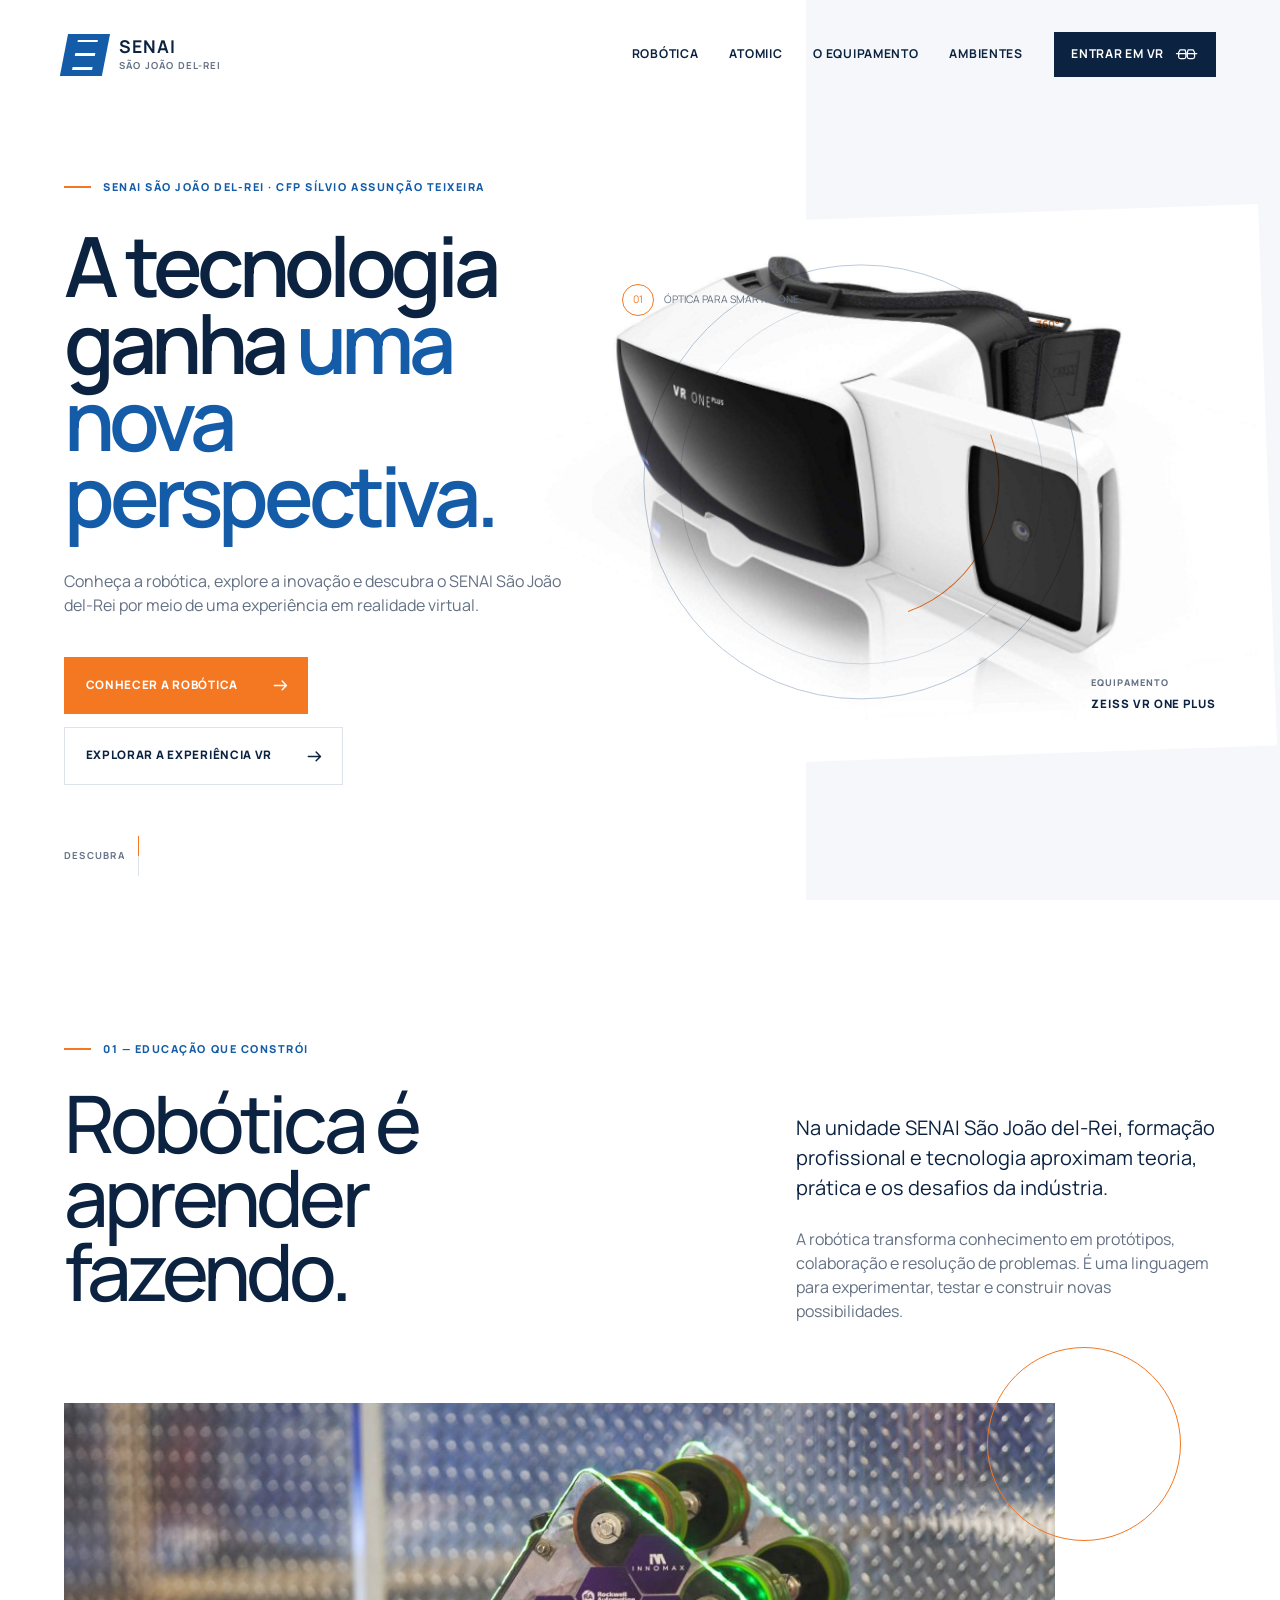
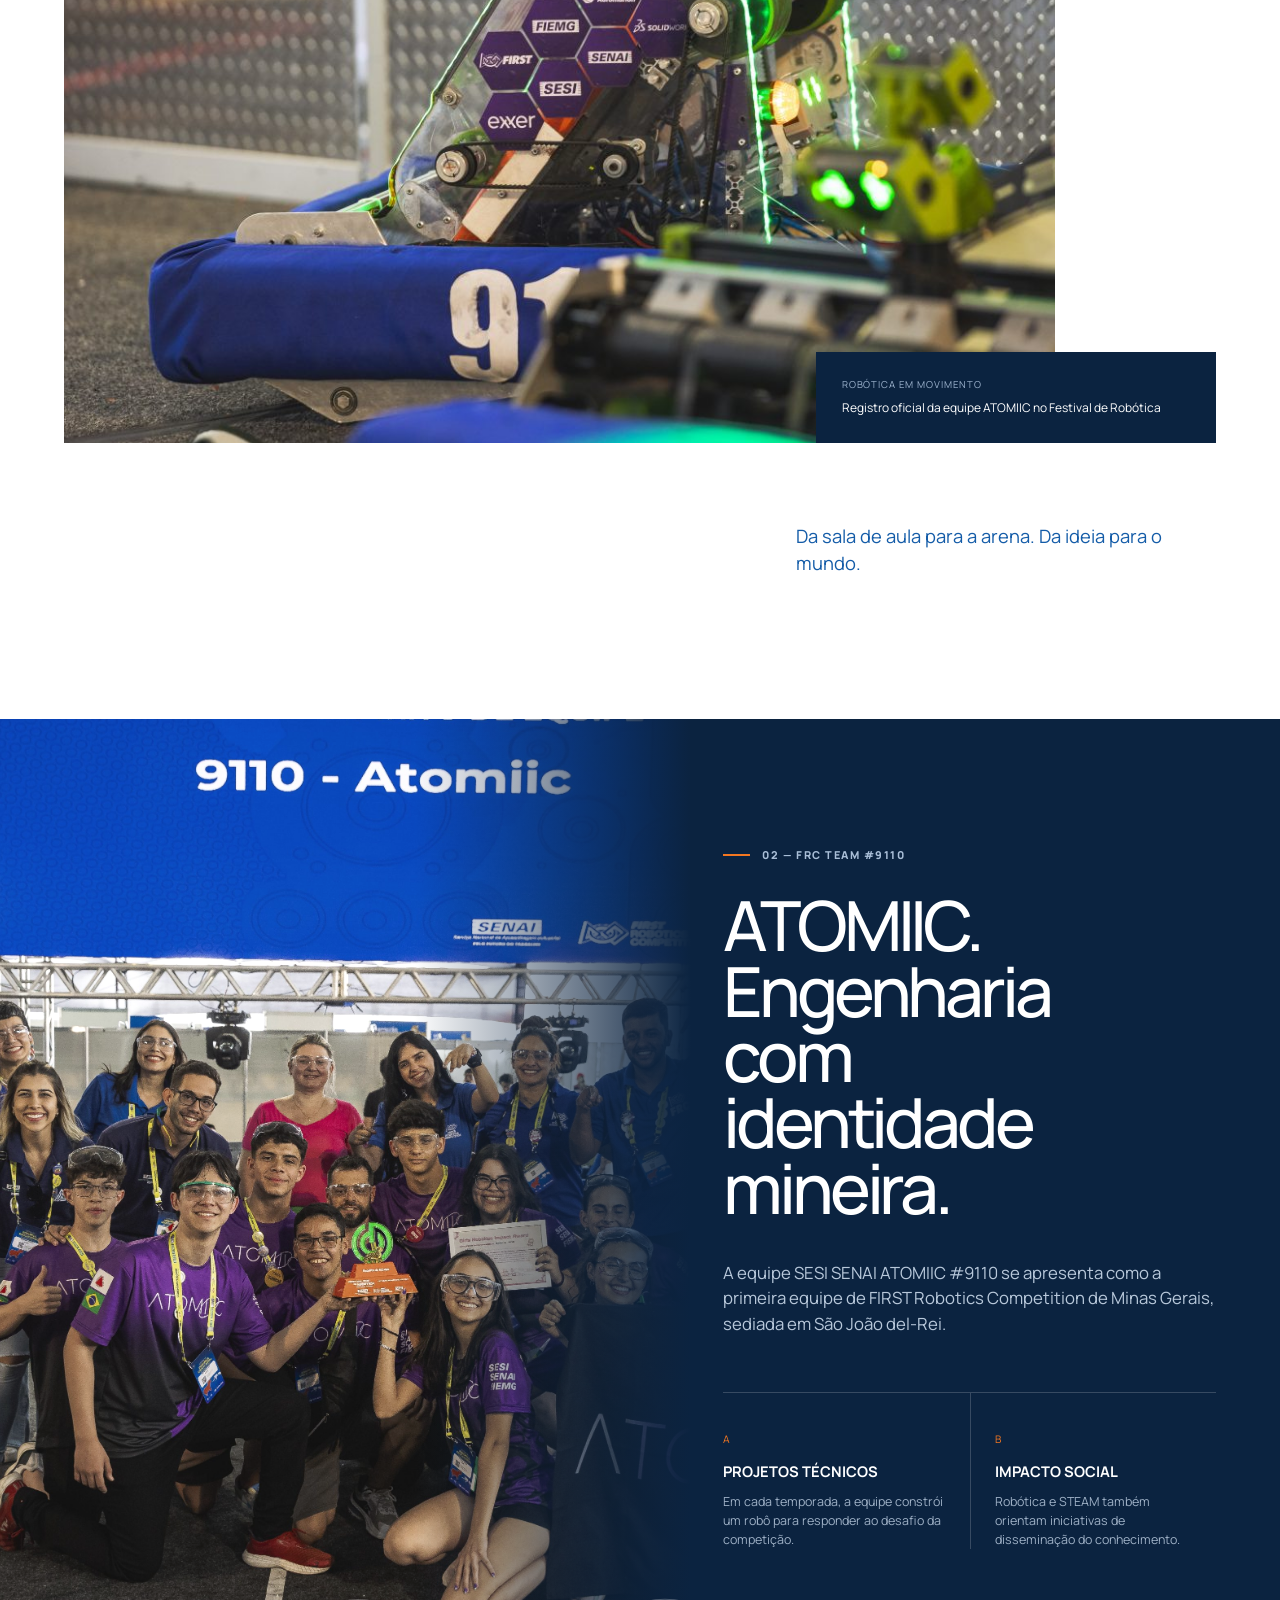
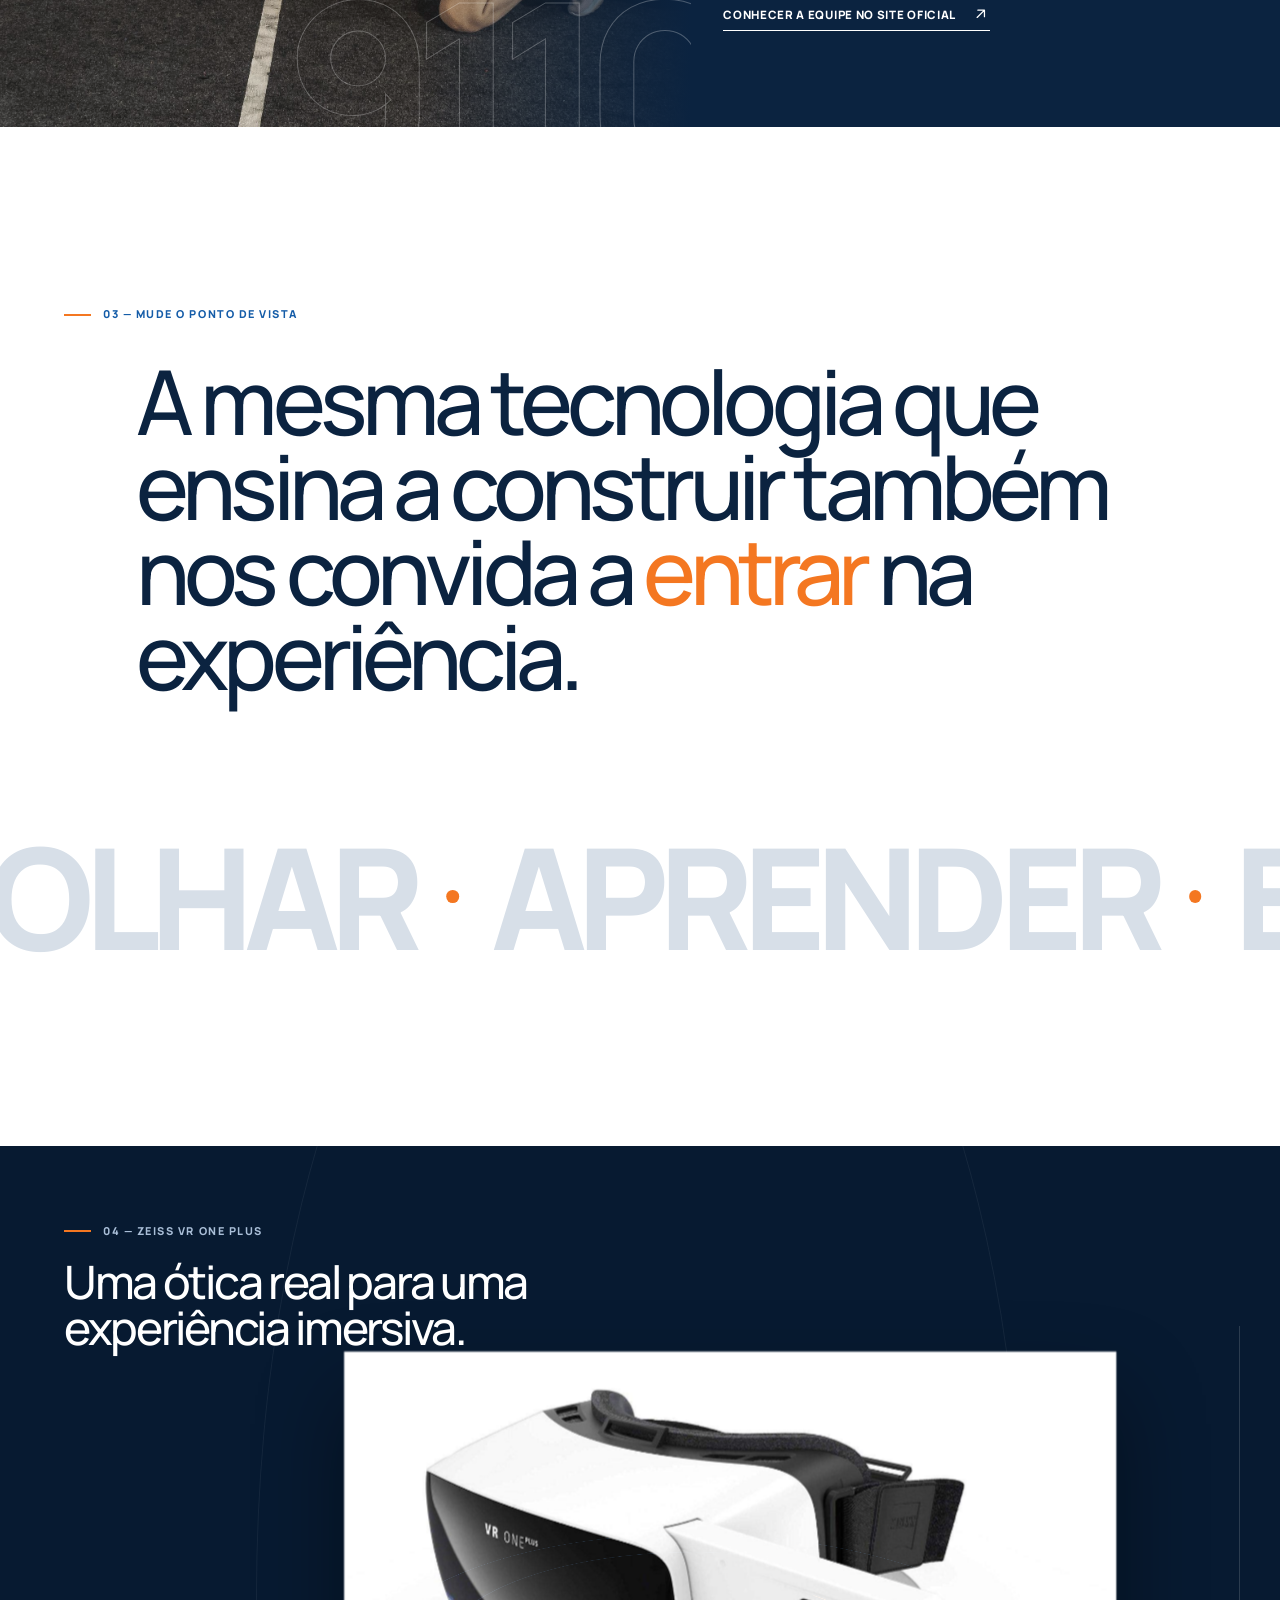
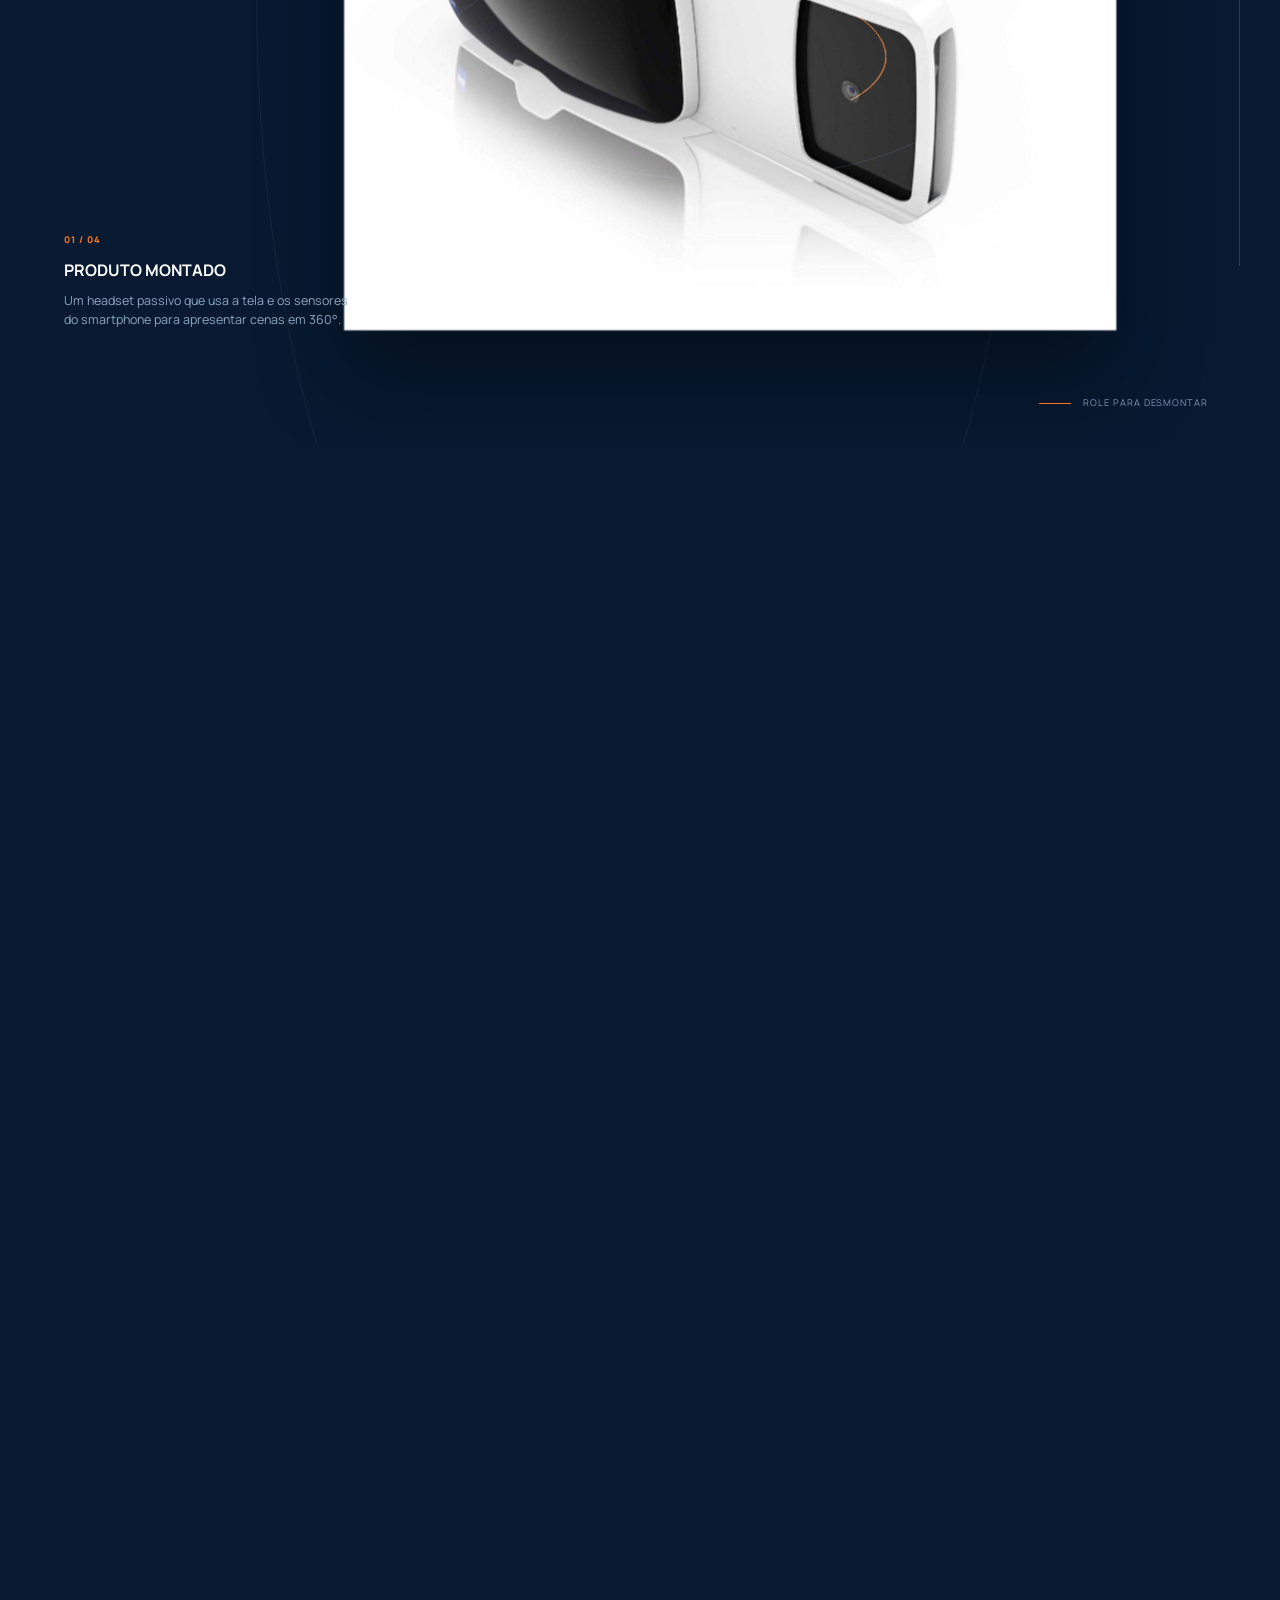
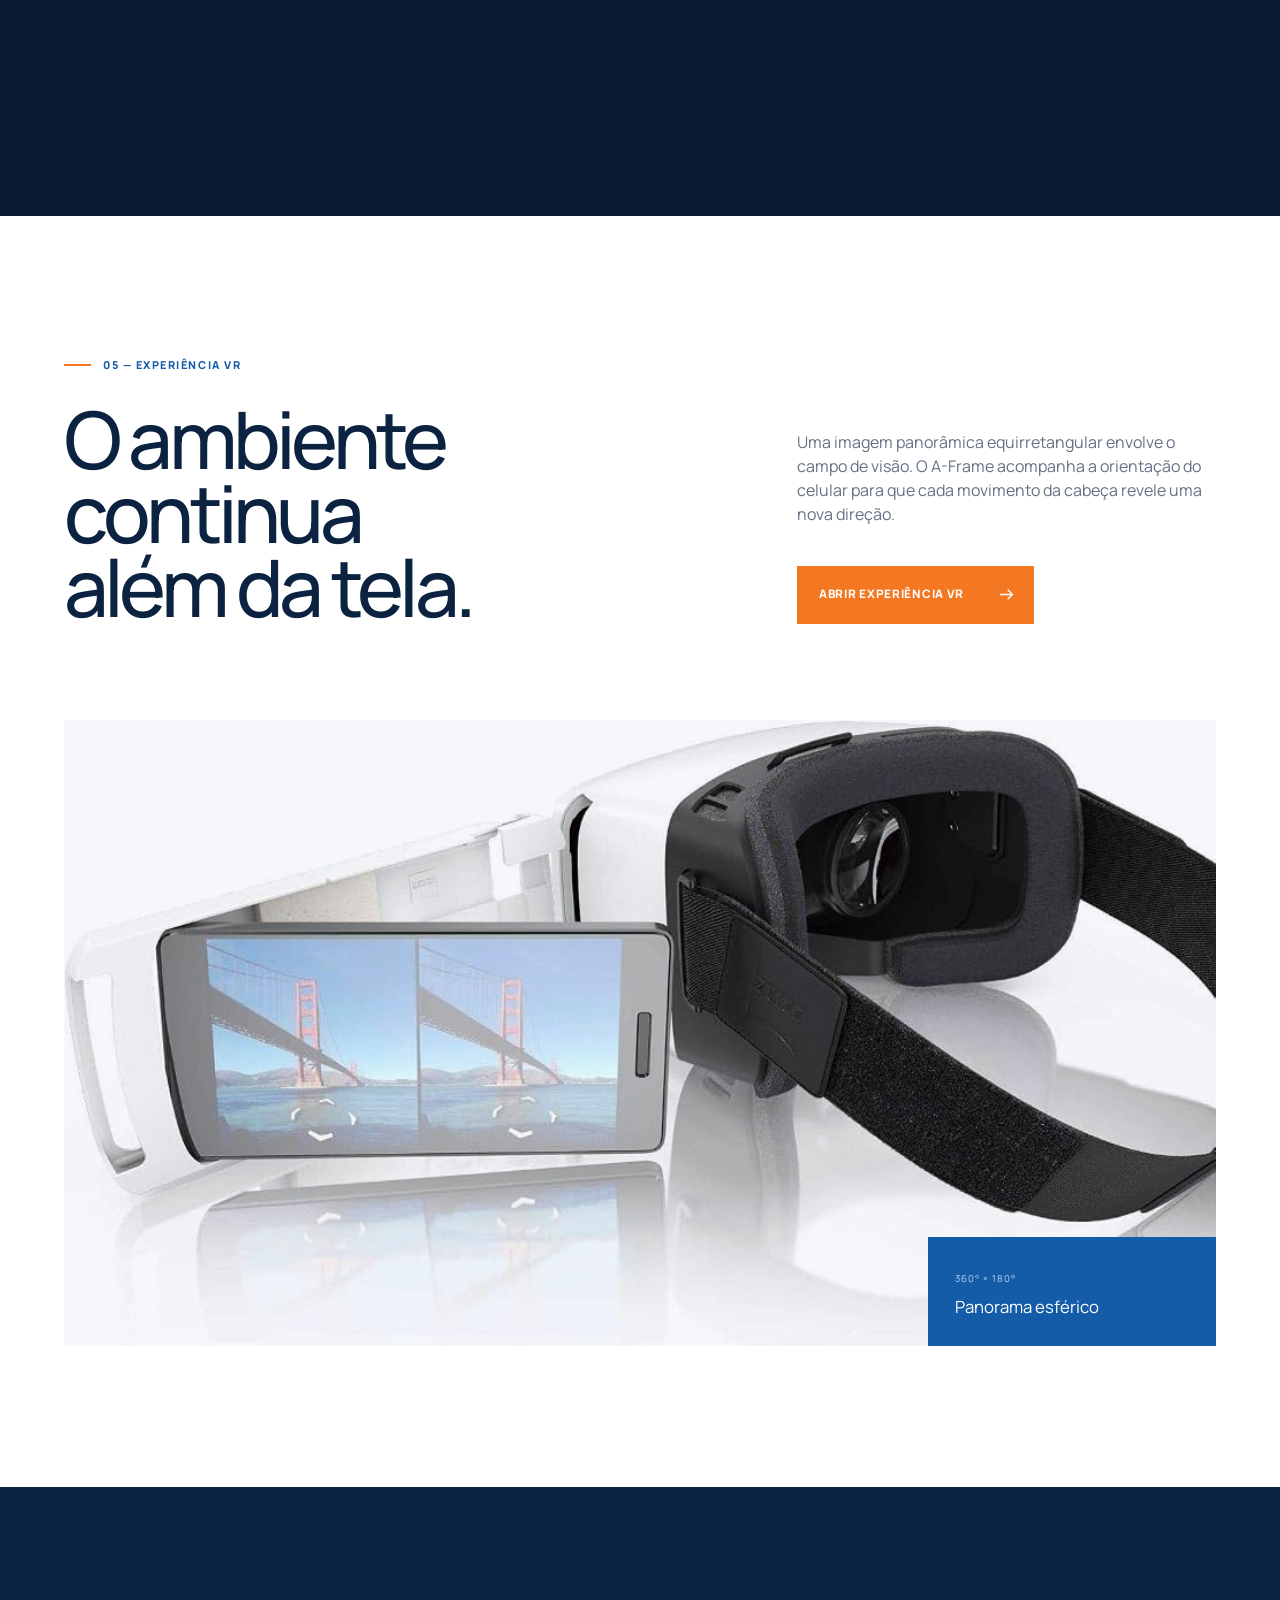
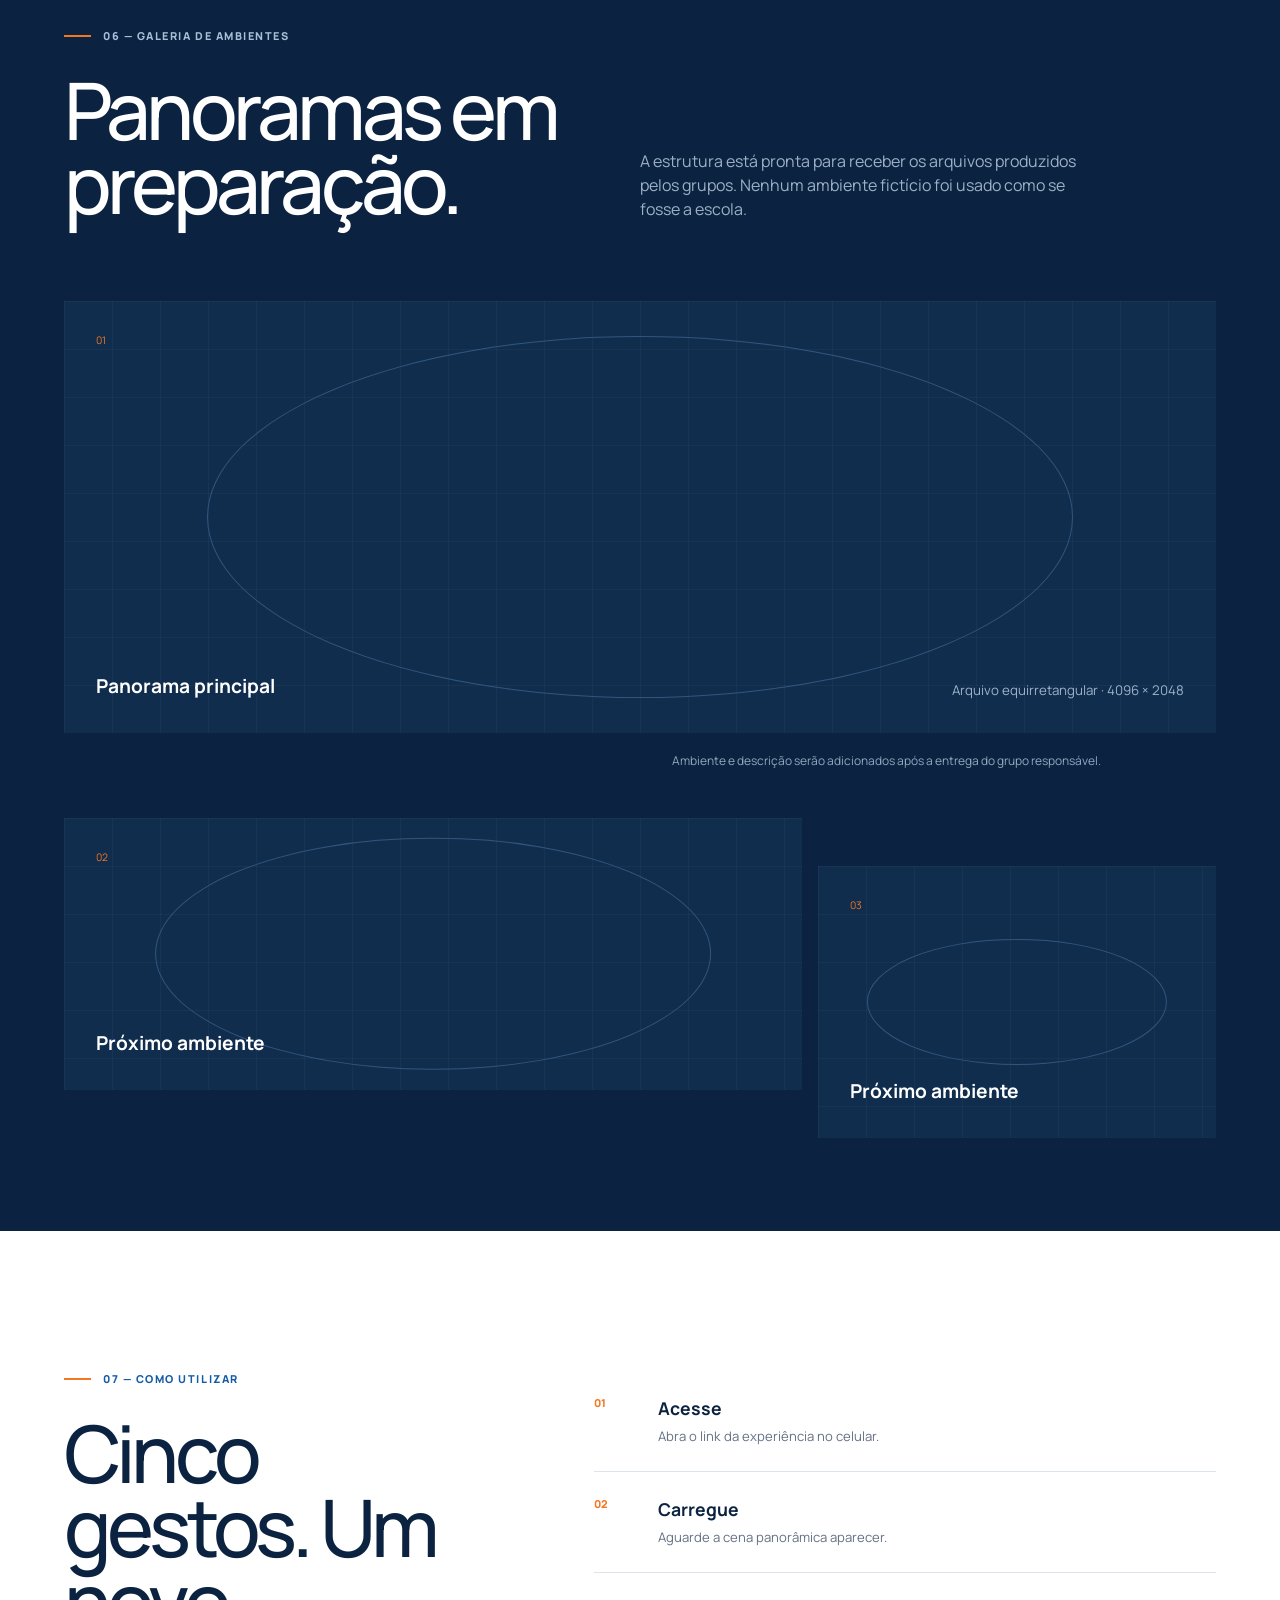
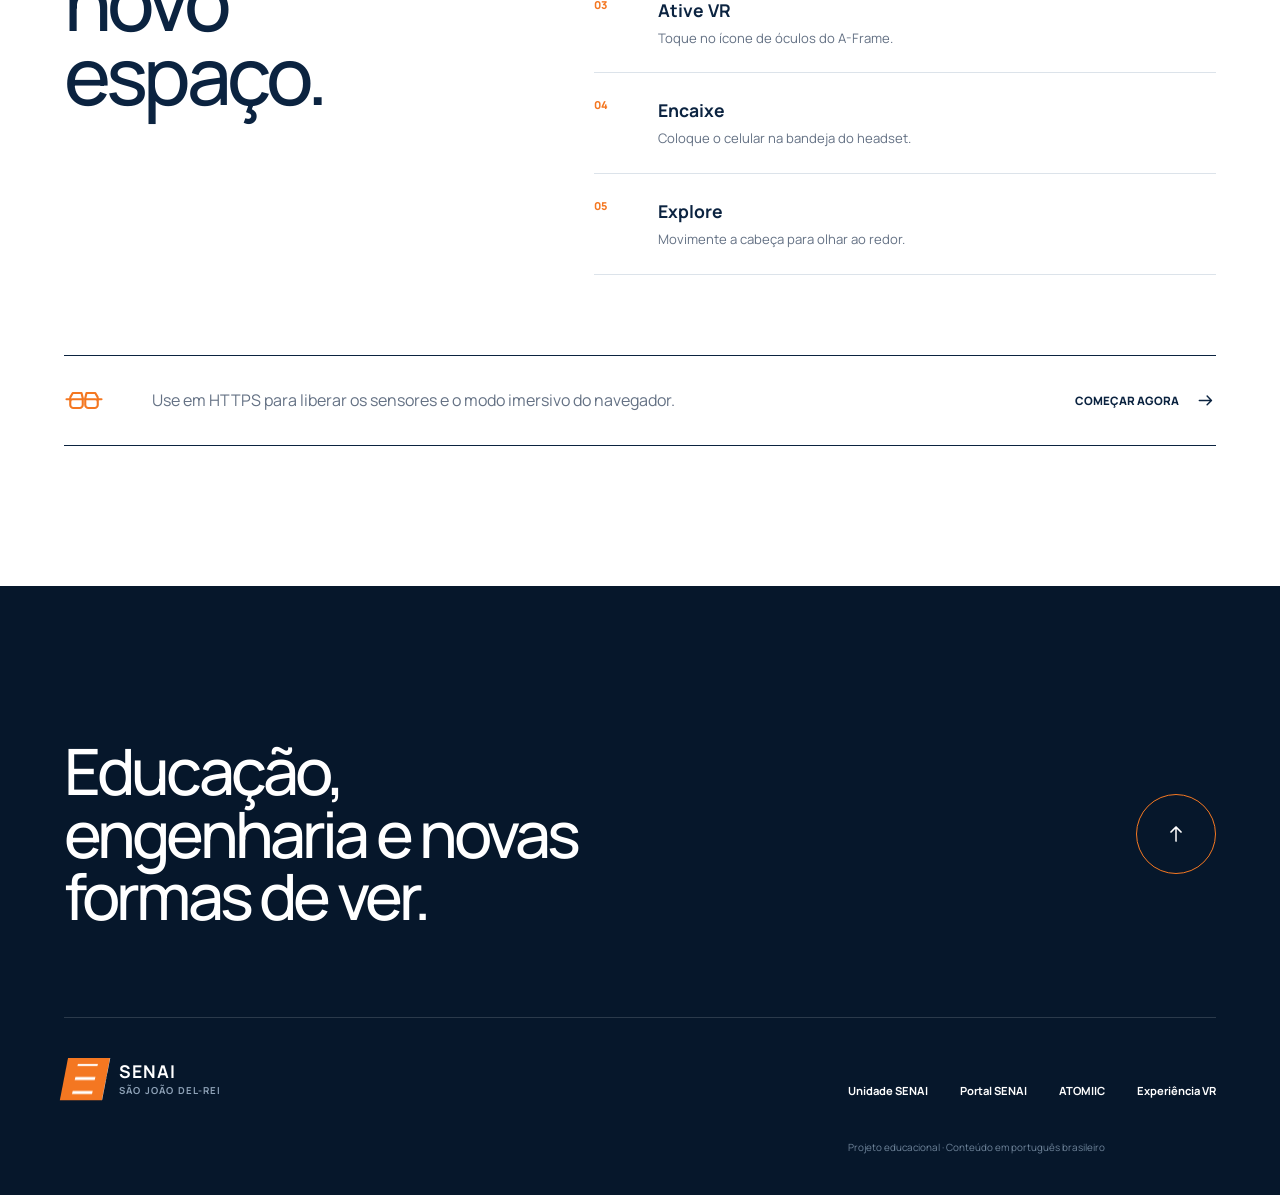
<file: index.html>
<!doctype html>
<html lang="pt-BR">
<head>
  <meta charset="UTF-8">
  <meta name="viewport" content="width=device-width, initial-scale=1.0">
  <meta name="description" content="Portal de robótica, ATOMIIC e realidade virtual do SENAI São João del-Rei.">
  <meta name="theme-color" content="#0B2340">
  <link rel="icon" href="favicon.svg" type="image/svg+xml">
  <link rel="stylesheet" href="style.css">
  <title>Tecnologia em nova perspectiva | SENAI São João del-Rei</title>
</head>
<body>
  <a class="skip-link" href="#conteudo">Ir para o conteúdo</a>

  <header class="site-header">
    <a class="brand" href="#inicio" aria-label="SENAI São João del-Rei — início">
      <span class="brand__mark" aria-hidden="true"><i></i><i></i><i></i></span>
      <span><strong>SENAI</strong><small>São João del-Rei</small></span>
    </a>
    <button class="menu-toggle" type="button" aria-expanded="false" aria-controls="main-navigation">
      <span>Menu</span><i></i>
    </button>
    <nav id="main-navigation" aria-label="Navegação principal">
      <a href="#robotica">Robótica</a>
      <a href="#atomiic">ATOMIIC</a>
      <a href="#zeiss">O equipamento</a>
      <a href="#ambientes">Ambientes</a>
      <a class="nav-vr" href="visao.html">Entrar em VR
        <svg aria-hidden="true" viewBox="0 0 32 20"><path d="M2 9h3m22 0h3M5 7.5 7 4h7l1.2 5M27 7.5 25 4h-7l-1.2 5M5 8v5.5A2.5 2.5 0 0 0 7.5 16h5a2.5 2.5 0 0 0 2.5-2.5V9H7a2 2 0 0 0-2 2m22-3v5.5a2.5 2.5 0 0 1-2.5 2.5h-5a2.5 2.5 0 0 1-2.5-2.5V9h8a2 2 0 0 1 2 2"/></svg>
      </a>
    </nav>
  </header>

  <main id="conteudo">
    <section id="inicio" class="hero">
      <div class="hero__grid">
        <div class="hero__copy">
          <p class="eyebrow">SENAI São João del-Rei · CFP Sílvio Assunção Teixeira</p>
          <h1>A tecnologia ganha <em>uma nova perspectiva.</em></h1>
          <p class="hero__intro">Conheça a robótica, explore a inovação e descubra o SENAI São João del-Rei por meio de uma experiência em realidade virtual.</p>
          <div class="hero__actions">
            <a class="button" href="#robotica"><span>Conhecer a Robótica</span><svg aria-hidden="true" viewBox="0 0 24 24"><path d="M5 12h14m-5-5 5 5-5 5"/></svg></a>
            <a class="button button--secondary" href="#zeiss"><span>Explorar a experiência VR</span><svg aria-hidden="true" viewBox="0 0 24 24"><path d="M5 12h14m-5-5 5 5-5 5"/></svg></a>
          </div>
        </div>
        <div class="hero__product">
          <div class="hero__halo" aria-hidden="true"><span>360°</span></div>
          <img src="assets/zeiss-perspective.png" alt="ZEISS VR ONE Plus, equipamento usado na experiência">
          <p class="hero__caption"><span>Equipamento</span>ZEISS VR ONE Plus</p>
          <div class="hero__spec"><span>01</span><p>Óptica para smartphone</p></div>
        </div>
      </div>
      <a class="hero__scroll" href="#robotica" aria-label="Ir para a próxima seção"><span>Descubra</span><i></i></a>
    </section>

    <section id="robotica" class="robotics section">
      <div class="robotics__lead"><p class="eyebrow">01 — Educação que constrói</p><h2>Robótica é aprender fazendo.</h2></div>
      <div class="robotics__text">
        <p class="lead">Na unidade SENAI São João del-Rei, formação profissional e tecnologia aproximam teoria, prática e os desafios da indústria.</p>
        <p>A robótica transforma conhecimento em protótipos, colaboração e resolução de problemas. É uma linguagem para experimentar, testar e construir novas possibilidades.</p>
      </div>
      <figure class="robotics__image">
        <img src="assets/atomiic-festival.jpg" alt="Competição de robótica com arena, robôs e participantes">
        <figcaption><span>Robótica em movimento</span>Registro oficial da equipe ATOMIIC no Festival de Robótica</figcaption>
      </figure>
      <p class="robotics__aside">Da sala de aula para a arena. Da ideia para o mundo.</p>
    </section>

    <section id="atomiic" class="atomiic">
      <div class="atomiic__media"><img src="assets/atomiic-team.jpg" alt="Equipe ATOMIIC reunida em evento de robótica"><div class="atomiic__monogram" aria-hidden="true">9110</div></div>
      <div class="atomiic__content">
        <p class="eyebrow eyebrow--light">02 — FRC Team #9110</p>
        <h2>ATOMIIC. Engenharia com identidade mineira.</h2>
        <p class="atomiic__intro">A equipe SESI SENAI ATOMIIC #9110 se apresenta como a primeira equipe de FIRST Robotics Competition de Minas Gerais, sediada em São João del-Rei.</p>
        <div class="atomiic__notes">
          <article><span>A</span><h3>Projetos técnicos</h3><p>Em cada temporada, a equipe constrói um robô para responder ao desafio da competição.</p></article>
          <article><span>B</span><h3>Impacto social</h3><p>Robótica e STEAM também orientam iniciativas de disseminação do conhecimento.</p></article>
        </div>
        <a class="text-link text-link--light" href="https://atomiic.com.br/" target="_blank" rel="noreferrer">Conhecer a equipe no site oficial <svg aria-hidden="true" viewBox="0 0 24 24"><path d="M7 17 17 7M8 7h9v9"/></svg></a>
      </div>
    </section>

    <section class="transition-statement" aria-label="Transição para realidade virtual">
      <p class="eyebrow">03 — Mude o ponto de vista</p>
      <p class="statement">A mesma tecnologia que ensina a construir também nos convida a <em>entrar</em> na experiência.</p>
      <div class="statement-track" aria-hidden="true"><span>OLHAR</span><i></i><span>APRENDER</span><i></i><span>EXPLORAR</span></div>
    </section>

    <section id="zeiss" class="product-story" data-phase="assembled">
      <div class="product-sticky">
        <div class="product-heading"><p class="eyebrow eyebrow--light">04 — ZEISS VR ONE Plus</p><h2>Uma ótica real para uma experiência imersiva.</h2></div>
        <div class="product-copy product-copy--assembled"><span>01 / 04</span><strong>Produto montado</strong><p>Um headset passivo que usa a tela e os sensores do smartphone para apresentar cenas em 360°.</p></div>
        <div class="product-copy product-copy--exploded"><span>02–03 / 04</span><strong>Vista técnica</strong><p>O scroll abre a composição e revela apenas elementos visíveis nas fotografias originais.</p></div>
        <div class="product-copy product-copy--rebuild"><span>04 / 04</span><strong>Pronto para explorar</strong><p>Continue a rolagem — ou volte — para remontar a sequência em qualquer direção.</p></div>
        <div class="product-stage" aria-label="Sequência técnica do headset ZEISS VR ONE Plus">
          <div class="stage-orbit" aria-hidden="true"></div>
          <img class="product-mounted" src="assets/zeiss-perspective.png" alt="Headset ZEISS VR ONE Plus montado, em perspectiva">
          <img class="product-body" src="assets/zeiss-open.png" alt="Headset aberto mostrando a espuma facial e as duas lentes internas">
          <figure class="product-part product-part--tray"><img src="assets/zeiss-tray-side.png" alt="Bandeja universal do headset com smartphone"><figcaption><b>04</b> Bandeja universal</figcaption></figure>
          <figure class="product-part product-part--cover"><img src="assets/zeiss-front.png" alt="Cobertura frontal removível do headset"><figcaption><b>05</b> Cobertura frontal</figcaption></figure>
          <span class="tech-label tech-label--body"><b>01</b> Corpo principal</span>
          <span class="tech-label tech-label--straps"><b>02</b> Cintas de apoio</span>
          <span class="tech-label tech-label--foam"><b>03</b> Espuma facial</span>
          <span class="tech-label tech-label--lenses"><b>06</b> Lentes ópticas fixas</span>
        </div>
        <div class="progress-rail" aria-hidden="true"><span></span></div>
        <p class="scroll-note"><i></i>Role para desmontar</p>
      </div>
    </section>

    <section class="vr-intro section">
      <div><p class="eyebrow">05 — Experiência VR</p><h2>O ambiente continua além da tela.</h2></div>
      <div class="vr-intro__copy"><p>Uma imagem panorâmica equirretangular envolve o campo de visão. O A-Frame acompanha a orientação do celular para que cada movimento da cabeça revele uma nova direção.</p><a class="button" href="visao.html"><span>Abrir experiência VR</span><svg aria-hidden="true" viewBox="0 0 24 24"><path d="M5 12h14m-5-5 5 5-5 5"/></svg></a></div>
      <div class="vr-window"><img src="assets/zeiss-tray.png" alt="Smartphone sendo inserido no ZEISS VR ONE Plus"><div class="vr-window__overlay"><span>360° × 180°</span><p>Panorama esférico</p></div></div>
    </section>

    <section id="ambientes" class="environments section">
      <div class="environments__head"><p class="eyebrow eyebrow--light">06 — Galeria de ambientes</p><h2>Panoramas em preparação.</h2><p>A estrutura está pronta para receber os arquivos produzidos pelos grupos. Nenhum ambiente fictício foi usado como se fosse a escola.</p></div>
      <div class="panorama panorama--primary"><div class="panorama__placeholder"><span>01</span><strong>Panorama principal</strong><small>Arquivo equirretangular · 4096 × 2048</small></div><p>Ambiente e descrição serão adicionados após a entrega do grupo responsável.</p></div>
      <div class="panorama-row">
        <div class="panorama panorama--secondary"><div class="panorama__placeholder"><span>02</span><strong>Próximo ambiente</strong></div></div>
        <div class="panorama panorama--tertiary"><div class="panorama__placeholder"><span>03</span><strong>Próximo ambiente</strong></div></div>
      </div>
    </section>

    <section class="instructions section">
      <div class="instructions__head"><p class="eyebrow">07 — Como utilizar</p><h2>Cinco gestos. Um novo espaço.</h2></div>
      <ol class="steps">
        <li><span>01</span><div><strong>Acesse</strong><p>Abra o link da experiência no celular.</p></div></li>
        <li><span>02</span><div><strong>Carregue</strong><p>Aguarde a cena panorâmica aparecer.</p></div></li>
        <li><span>03</span><div><strong>Ative VR</strong><p>Toque no ícone de óculos do A-Frame.</p></div></li>
        <li><span>04</span><div><strong>Encaixe</strong><p>Coloque o celular na bandeja do headset.</p></div></li>
        <li><span>05</span><div><strong>Explore</strong><p>Movimente a cabeça para olhar ao redor.</p></div></li>
      </ol>
      <div class="instructions__action">
        <svg aria-hidden="true" viewBox="0 0 32 20"><path d="M2 9h3m22 0h3M5 7.5 7 4h7l1.2 5M27 7.5 25 4h-7l-1.2 5M5 8v5.5A2.5 2.5 0 0 0 7.5 16h5a2.5 2.5 0 0 0 2.5-2.5V9H7a2 2 0 0 0-2 2m22-3v5.5a2.5 2.5 0 0 1-2.5 2.5h-5a2.5 2.5 0 0 1-2.5-2.5V9h8a2 2 0 0 1 2 2"/></svg>
        <p>Use em HTTPS para liberar os sensores e o modo imersivo do navegador.</p>
        <a href="visao.html">Começar agora <svg aria-hidden="true" viewBox="0 0 24 24"><path d="M5 12h14m-5-5 5 5-5 5"/></svg></a>
      </div>
    </section>
  </main>

  <footer>
    <div class="footer__top"><p>Educação, engenharia e novas formas de ver.</p><a href="#inicio" aria-label="Voltar ao início"><svg aria-hidden="true" viewBox="0 0 24 24"><path d="M5 12h14m-5-5 5 5-5 5"/></svg></a></div>
    <div class="footer__bottom">
      <div class="brand brand--footer"><span class="brand__mark" aria-hidden="true"><i></i><i></i><i></i></span><span><strong>SENAI</strong><small>São João del-Rei</small></span></div>
      <nav aria-label="Links institucionais">
        <a href="https://www.fiemg.com.br/escolas/senai-sao-joao-del-rei-cfp-silvio-assuncao-teixeira/" target="_blank" rel="noreferrer">Unidade SENAI</a>
        <a href="https://www.senai.portaldaindustria.com.br/para-voce" target="_blank" rel="noreferrer">Portal SENAI</a>
        <a href="https://atomiic.com.br/" target="_blank" rel="noreferrer">ATOMIIC</a>
        <a href="visao.html">Experiência VR</a>
      </nav>
      <p>Projeto educacional · Conteúdo em português brasileiro</p>
    </div>
  </footer>

  <script src="script.js"></script>
</body>
</html>
</file>
<file: style.css>
@import url('https://fonts.googleapis.com/css2?family=Manrope:wght@400;500;600;700;800&display=swap');

:root {
  --paper: #ffffff;
  --mist: #f5f7fa;
  --ink: #0b2340;
  --blue: #145ca8;
  --orange: #f47721;
  --muted: #647184;
  --line: #dce3ea;
  --max: 1400px;
  --gutter: clamp(1.25rem, 5vw, 5rem);
  color: var(--ink);
  font-family: 'Manrope', sans-serif;
  font-synthesis: none;
  line-height: 1.5;
  text-rendering: optimizeLegibility;
}

* {
  box-sizing: border-box;
}

html {
  scroll-behavior: smooth;
}

body {
  margin: 0;
  overflow-x: hidden;
  background: var(--paper);
}

button,
a {
  color: inherit;
  font: inherit;
}

a {
  text-decoration: none;
}

button {
  cursor: pointer;
}

img {
  display: block;
  max-width: 100%;
}

p,
h1,
h2,
h3,
figure {
  margin: 0;
}

svg {
  fill: none;
  stroke: currentColor;
  stroke-linecap: round;
  stroke-linejoin: round;
  stroke-width: 1.7;
}

.skip-link {
  position: fixed;
  top: 1rem;
  left: 1rem;
  z-index: 1000;
  padding: 0.8rem 1rem;
  color: white;
  background: var(--ink);
  transform: translateY(-200%);
}

.skip-link:focus {
  transform: none;
}

:focus-visible {
  outline: 3px solid var(--orange);
  outline-offset: 4px;
}

.site-header {
  position: absolute;
  top: 0;
  left: 0;
  z-index: 100;
  display: flex;
  width: 100%;
  min-height: 6.8rem;
  align-items: center;
  justify-content: space-between;
  padding: 0 var(--gutter);
}

.brand {
  display: inline-flex;
  align-items: center;
  gap: 0.85rem;
}

.brand__mark {
  display: grid;
  width: 2.6rem;
  height: 2.6rem;
  place-items: center;
  background: var(--blue);
  transform: skew(-11deg);
}

.brand__mark i {
  display: block;
  width: 1.25rem;
  height: 0.17rem;
  margin: 0.11rem;
  background: white;
}

.brand strong,
.brand small {
  display: block;
  line-height: 1;
}

.brand strong {
  font-size: 1.1rem;
  letter-spacing: 0.06em;
}

.brand small {
  margin-top: 0.35rem;
  color: var(--muted);
  font-size: 0.6rem;
  font-weight: 700;
  letter-spacing: 0.12em;
  text-transform: uppercase;
}

.site-header nav {
  display: flex;
  align-items: center;
  gap: clamp(1rem, 2.4vw, 2.5rem);
  font-size: 0.76rem;
  font-weight: 700;
  letter-spacing: 0.06em;
  text-transform: uppercase;
}

.site-header nav > a:not(.nav-vr) {
  position: relative;
}

.site-header nav > a:not(.nav-vr)::after {
  position: absolute;
  right: 0;
  bottom: -0.4rem;
  left: 0;
  height: 1px;
  background: var(--orange);
  content: '';
  transform: scaleX(0);
  transform-origin: right;
  transition: transform 250ms ease;
}

.site-header nav > a:hover::after {
  transform: scaleX(1);
  transform-origin: left;
}

.nav-vr {
  display: inline-flex;
  align-items: center;
  gap: 0.7rem;
  padding: 0.85rem 1.1rem;
  color: white;
  background: var(--ink);
}

.nav-vr svg {
  width: 1.45rem;
}

.menu-toggle {
  display: none;
  border: 0;
  background: transparent;
}

.section {
  width: min(100%, var(--max));
  margin: 0 auto;
  padding: clamp(6rem, 11vw, 11rem) var(--gutter);
}

.eyebrow {
  display: flex;
  align-items: center;
  gap: 0.75rem;
  color: var(--blue);
  font-size: 0.68rem;
  font-weight: 800;
  letter-spacing: 0.14em;
  text-transform: uppercase;
}

.eyebrow::before {
  width: 1.7rem;
  height: 2px;
  background: var(--orange);
  content: '';
}

.eyebrow--light {
  color: #a9bed7;
}

.hero {
  position: relative;
  min-height: max(760px, 100svh);
  padding: 8rem var(--gutter) 4rem;
  overflow: hidden;
}

.hero::before {
  position: absolute;
  top: 0;
  right: 0;
  width: 37%;
  height: 100%;
  background: var(--mist);
  content: '';
}

.hero__grid {
  position: relative;
  display: grid;
  width: min(100%, var(--max));
  min-height: calc(100svh - 12rem);
  margin: 0 auto;
  grid-template-columns: minmax(0, 0.88fr) minmax(32rem, 1.12fr);
  align-items: center;
}

.hero__copy {
  position: relative;
  z-index: 5;
  padding: 3rem 0;
}

.hero h1 {
  max-width: 11ch;
  margin: 2rem 0 2.2rem;
  font-size: clamp(3.6rem, 6.5vw, 7.4rem);
  font-weight: 600;
  letter-spacing: -0.065em;
  line-height: 0.92;
}

.hero h1 em {
  color: var(--blue);
  font-style: normal;
}

.hero__intro {
  max-width: 39rem;
  color: var(--muted);
  font-size: clamp(1rem, 1.25vw, 1.2rem);
}

.hero__actions {
  display: flex;
  margin-top: 2.5rem;
  gap: 0.8rem;
  flex-wrap: wrap;
}

.button {
  display: inline-flex;
  min-height: 3.6rem;
  align-items: center;
  justify-content: space-between;
  gap: 2rem;
  padding: 0.9rem 1.1rem 0.9rem 1.35rem;
  color: white;
  background: var(--orange);
  font-size: 0.73rem;
  font-weight: 800;
  letter-spacing: 0.06em;
  text-transform: uppercase;
  transition:
    transform 250ms ease,
    background 250ms ease;
}

.button:hover {
  background: #d95d0c;
  transform: translateY(-3px);
}

.button svg {
  width: 1.3rem;
}

.button--secondary {
  color: var(--ink);
  background: transparent;
  box-shadow: inset 0 0 0 1px var(--line);
}

.button--secondary:hover {
  color: white;
  background: var(--ink);
}

.hero__product {
  position: relative;
  z-index: 2;
  min-height: 40rem;
}

.hero__product > img {
  position: absolute;
  top: 50%;
  left: -4%;
  z-index: 2;
  width: 112%;
  max-width: none;
  object-fit: contain;
  mix-blend-mode: multiply;
  transform: translateY(-49%) rotate(-2deg);
  animation: product-enter 1.1s cubic-bezier(0.2, 0.7, 0.2, 1) both;
}

.hero__halo {
  position: absolute;
  top: 50%;
  left: 45%;
  width: min(34vw, 32rem);
  aspect-ratio: 1;
  border: 1px solid #b9c9da;
  border-radius: 50%;
  background: white;
  transform: translate(-50%, -50%);
}

.hero__halo::before,
.hero__halo::after {
  position: absolute;
  border: 1px solid #d8e1ea;
  border-radius: inherit;
  content: '';
  inset: 8%;
}

.hero__halo::after {
  border-color: transparent var(--orange) transparent transparent;
  inset: 18%;
  transform: rotate(25deg);
}

.hero__halo span {
  position: absolute;
  top: 12%;
  right: 4%;
  color: var(--orange);
  font-size: 0.65rem;
  font-weight: 800;
}

.hero__caption {
  position: absolute;
  right: 0;
  bottom: 14%;
  z-index: 4;
  font-size: 0.72rem;
  font-weight: 800;
  letter-spacing: 0.08em;
  text-transform: uppercase;
}

.hero__caption span {
  display: block;
  margin-bottom: 0.3rem;
  color: var(--muted);
  font-size: 0.58rem;
}

.hero__spec {
  position: absolute;
  top: 19%;
  left: 8%;
  z-index: 4;
  display: flex;
  align-items: center;
  gap: 0.6rem;
  color: var(--muted);
  font-size: 0.65rem;
  text-transform: uppercase;
}

.hero__spec span {
  display: grid;
  width: 2rem;
  height: 2rem;
  place-items: center;
  border: 1px solid var(--orange);
  border-radius: 50%;
  color: var(--orange);
}

.hero__scroll {
  position: absolute;
  bottom: 1.5rem;
  left: var(--gutter);
  z-index: 4;
  display: flex;
  align-items: center;
  gap: 0.8rem;
  color: var(--muted);
  font-size: 0.6rem;
  font-weight: 700;
  letter-spacing: 0.13em;
  text-transform: uppercase;
}

.hero__scroll i {
  position: relative;
  display: block;
  width: 1px;
  height: 2.5rem;
  overflow: hidden;
  background: var(--line);
}

.hero__scroll i::after {
  position: absolute;
  width: 100%;
  height: 50%;
  background: var(--orange);
  content: '';
  animation: scroll-line 1.7s ease-in-out infinite;
}

@keyframes product-enter {
  from {
    opacity: 0;
    transform: translateY(-45%) translateX(9%) rotate(3deg);
  }
}

@keyframes scroll-line {
  from {
    transform: translateY(-110%);
  }
  to {
    transform: translateY(220%);
  }
}

.robotics {
  display: grid;
  grid-template-columns: 1.2fr 0.8fr;
  column-gap: clamp(3rem, 8vw, 9rem);
  row-gap: 5rem;
}

.robotics__lead h2,
.vr-intro h2,
.instructions h2,
.environments h2 {
  max-width: 9ch;
  margin-top: 1.8rem;
  font-size: clamp(3.2rem, 6.2vw, 6.8rem);
  font-weight: 500;
  letter-spacing: -0.06em;
  line-height: 0.93;
}

.robotics__text {
  max-width: 31rem;
  padding-top: 4.5rem;
  color: var(--muted);
}

.robotics__text .lead {
  margin-bottom: 1.5rem;
  color: var(--ink);
  font-size: 1.25rem;
  line-height: 1.5;
}

.robotics__image {
  position: relative;
  grid-column: 1 / -1;
}

.robotics__image img {
  width: 86%;
  height: min(50vw, 42rem);
  object-fit: cover;
  object-position: center 42%;
}

.robotics__image::after {
  position: absolute;
  top: -3.5rem;
  right: 3%;
  width: 12rem;
  height: 12rem;
  border: 1px solid var(--orange);
  border-radius: 50%;
  content: '';
}

.robotics__image figcaption {
  position: absolute;
  right: 0;
  bottom: 0;
  width: 25rem;
  padding: 1.6rem;
  color: white;
  background: var(--ink);
  font-size: 0.75rem;
}

.robotics__image figcaption span {
  display: block;
  margin-bottom: 0.45rem;
  color: #9eb4ce;
  font-size: 0.6rem;
  letter-spacing: 0.1em;
  text-transform: uppercase;
}

.robotics__aside {
  grid-column: 2;
  max-width: 25rem;
  color: var(--blue);
  font-size: 1.15rem;
}

.atomiic {
  display: grid;
  min-height: 62rem;
  grid-template-columns: minmax(0, 1.08fr) minmax(28rem, 0.92fr);
  color: white;
  background: var(--ink);
}

.atomiic__media {
  position: relative;
  min-height: 48rem;
  overflow: hidden;
}

.atomiic__media::after {
  position: absolute;
  background: linear-gradient(90deg, transparent 60%, var(--ink));
  content: '';
  inset: 0;
}

.atomiic__media img {
  width: 100%;
  height: 100%;
  object-fit: cover;
  object-position: 48% center;
  filter: saturate(0.8) contrast(1.04);
}

.atomiic__monogram {
  position: absolute;
  right: -2rem;
  bottom: -5rem;
  z-index: 2;
  color: transparent;
  font-size: clamp(8rem, 19vw, 19rem);
  font-weight: 800;
  letter-spacing: -0.1em;
  line-height: 1;
  -webkit-text-stroke: 1px rgb(255 255 255 / 0.26);
}

.atomiic__content {
  position: relative;
  z-index: 3;
  display: flex;
  justify-content: center;
  padding: 8rem var(--gutter) 6rem 2rem;
  flex-direction: column;
}

.atomiic h2 {
  max-width: 9ch;
  margin: 1.8rem 0 2.5rem;
  font-size: clamp(3rem, 5.4vw, 6rem);
  font-weight: 500;
  letter-spacing: -0.06em;
  line-height: 0.95;
}

.atomiic__intro {
  max-width: 39rem;
  color: #b8c8da;
  font-size: 1.05rem;
}

.atomiic__notes {
  display: grid;
  margin: 3.5rem 0;
  border-top: 1px solid rgb(255 255 255 / 0.18);
  grid-template-columns: 1fr 1fr;
}

.atomiic__notes article {
  position: relative;
  padding: 2rem 1.5rem 0 0;
}

.atomiic__notes article + article {
  padding-left: 1.5rem;
  border-left: 1px solid rgb(255 255 255 / 0.18);
}

.atomiic__notes span {
  color: var(--orange);
  font-size: 0.65rem;
}

.atomiic__notes h3 {
  margin: 0.7rem 0;
  font-size: 0.92rem;
  text-transform: uppercase;
}

.atomiic__notes p {
  color: #9eb0c5;
  font-size: 0.78rem;
}

.text-link {
  display: inline-flex;
  width: fit-content;
  align-items: center;
  gap: 1rem;
  border-bottom: 1px solid currentColor;
  padding-bottom: 0.45rem;
  font-size: 0.72rem;
  font-weight: 800;
  letter-spacing: 0.06em;
  text-transform: uppercase;
}

.text-link svg {
  width: 1.1rem;
}

.text-link--light {
  color: white;
}

.transition-statement {
  padding: clamp(7rem, 14vw, 14rem) var(--gutter);
  overflow: hidden;
}

.transition-statement > *:not(.statement-track) {
  width: min(100%, var(--max));
  margin-right: auto;
  margin-left: auto;
}

.statement {
  max-width: 18ch;
  margin-top: 2.2rem !important;
  font-size: clamp(3.2rem, 7vw, 7.8rem);
  font-weight: 500;
  letter-spacing: -0.065em;
  line-height: 0.95;
}

.statement em {
  color: var(--orange);
  font-style: normal;
}

.statement-track {
  display: flex;
  width: max-content;
  margin-top: 8rem;
  align-items: center;
  gap: 2rem;
  color: #d7dfe8;
  font-size: clamp(4rem, 11vw, 12rem);
  font-weight: 800;
  letter-spacing: -0.07em;
  line-height: 1;
  transform: translateX(-6vw);
}

.statement-track i {
  width: 0.8rem;
  height: 0.8rem;
  border-radius: 50%;
  background: var(--orange);
}

.product-story {
  --progress: 0;
  --explode: 0;
  --open: 0;
  position: relative;
  height: 430vh;
  color: white;
  background: #071a31;
}

.product-sticky {
  position: sticky;
  top: 0;
  height: 100svh;
  min-height: 45rem;
  overflow: hidden;
}

.product-sticky::before {
  position: absolute;
  border: 1px solid rgb(255 255 255 / 0.06);
  border-radius: 50%;
  content: '';
  inset: -30vw 20vw;
}

.product-heading {
  position: absolute;
  top: clamp(2rem, 6vw, 5rem);
  left: var(--gutter);
  z-index: 7;
  max-width: 32rem;
}

.product-heading h2 {
  margin-top: 1.2rem;
  font-size: clamp(2rem, 3.6vw, 4rem);
  font-weight: 500;
  letter-spacing: -0.05em;
  line-height: 1;
}

.product-stage {
  position: absolute;
  inset: 0;
  perspective: 1200px;
}

.stage-orbit {
  position: absolute;
  top: 50%;
  left: 55%;
  width: min(52vw, 50rem);
  aspect-ratio: 1;
  border: 1px solid rgb(87 145 202 / 0.25);
  border-radius: 50%;
  transform: translate(-50%, -43%) rotateX(68deg);
}

.stage-orbit::before,
.stage-orbit::after {
  position: absolute;
  border: inherit;
  border-radius: inherit;
  content: '';
  inset: 10%;
}

.stage-orbit::after {
  border-color: transparent var(--orange) transparent transparent;
  inset: 23%;
  transform: rotate(calc(var(--progress) * 260deg));
}

.product-mounted,
.product-body {
  position: absolute;
  top: 50%;
  left: 57%;
  width: min(67vw, 61rem);
  max-height: 78vh;
  object-fit: contain;
  mix-blend-mode: screen;
  filter: drop-shadow(0 3rem 3rem rgb(0 0 0 / 0.4));
}

.product-mounted {
  opacity: calc(1 - var(--open));
  transform: translate(-50%, -43%) scale(calc(0.9 + var(--progress) * 0.04));
}

.product-body {
  opacity: var(--open);
  transform: translate(-50%, -43%)
    translateX(calc(var(--explode) * -4vw))
    scale(calc(0.75 - var(--explode) * 0.09));
}

.product-part {
  position: absolute;
  z-index: 4;
  opacity: var(--open);
  margin: 0;
  filter: drop-shadow(0 1.5rem 1.2rem rgb(0 0 0 / 0.35));
}

.product-part img {
  width: 100%;
  mix-blend-mode: screen;
}

.product-part figcaption,
.tech-label {
  color: #ccdae9;
  font-size: 0.62rem;
  font-weight: 700;
  letter-spacing: 0.08em;
  text-transform: uppercase;
}

.product-part figcaption b,
.tech-label b {
  margin-right: 0.45rem;
  color: var(--orange);
}

.product-part--tray {
  top: 32%;
  right: 6%;
  width: min(27vw, 25rem);
  transform: translateX(calc((1 - var(--explode)) * -19vw))
    translateY(calc(var(--explode) * -5vh))
    scale(calc(0.68 + var(--explode) * 0.12));
}

.product-part--cover {
  right: 10%;
  bottom: 7%;
  width: min(20vw, 18rem);
  transform: translateX(calc((1 - var(--explode)) * -21vw))
    translateY(calc((1 - var(--explode)) * -22vh))
    scale(calc(0.72 + var(--explode) * 0.11));
}

.tech-label {
  position: absolute;
  z-index: 6;
  opacity: var(--explode);
  padding-left: 2.4rem;
}

.tech-label::before {
  position: absolute;
  top: 0.55rem;
  left: 0;
  width: 1.7rem;
  height: 1px;
  background: rgb(255 255 255 / 0.4);
  content: '';
}

.tech-label--body {
  top: 38%;
  left: 32%;
}

.tech-label--straps {
  top: 28%;
  left: 47%;
}

.tech-label--foam {
  top: 68%;
  left: 45%;
}

.tech-label--lenses {
  top: 50%;
  left: 51%;
}

.product-copy {
  position: absolute;
  bottom: 13%;
  left: var(--gutter);
  z-index: 8;
  width: 18rem;
  opacity: 0;
  transition: opacity 180ms linear;
}

.product-copy span {
  color: var(--orange);
  font-size: 0.58rem;
  font-weight: 800;
  letter-spacing: 0.1em;
}

.product-copy strong {
  display: block;
  margin: 0.6rem 0;
  font-size: 1rem;
  text-transform: uppercase;
}

.product-copy p {
  color: #8ea6c0;
  font-size: 0.78rem;
}

.product-story[data-phase='assembled'] .product-copy--assembled,
.product-story[data-phase='opening'] .product-copy--exploded,
.product-story[data-phase='exploded'] .product-copy--exploded,
.product-story[data-phase='rebuild'] .product-copy--rebuild {
  opacity: 1;
}

.progress-rail {
  position: absolute;
  top: 20%;
  right: 2.5rem;
  z-index: 8;
  width: 1px;
  height: 60%;
  background: rgb(255 255 255 / 0.15);
}

.progress-rail span {
  display: block;
  width: 2px;
  height: calc(var(--progress) * 100%);
  background: var(--orange);
}

.scroll-note {
  position: absolute;
  right: 4.5rem;
  bottom: 4%;
  z-index: 8;
  display: flex;
  align-items: center;
  gap: 0.8rem;
  color: #7f98b3;
  font-size: 0.58rem;
  letter-spacing: 0.1em;
  text-transform: uppercase;
}

.scroll-note i {
  width: 2rem;
  height: 1px;
  background: var(--orange);
}

.vr-intro {
  display: grid;
  grid-template-columns: 1fr 0.65fr;
  column-gap: 7vw;
  row-gap: 6rem;
}

.vr-intro__copy {
  align-self: end;
  color: var(--muted);
}

.vr-intro__copy .button {
  margin-top: 2.5rem;
}

.vr-window {
  position: relative;
  min-height: min(48vw, 41rem);
  overflow: hidden;
  grid-column: 1 / -1;
  background: var(--mist);
}

.vr-window img {
  width: 100%;
  height: 100%;
  object-fit: cover;
  object-position: center;
  mix-blend-mode: multiply;
}

.vr-window__overlay {
  position: absolute;
  right: 0;
  bottom: 0;
  min-width: 18rem;
  padding: 1.7rem;
  color: white;
  background: var(--blue);
}

.vr-window__overlay span {
  color: #b9d5f2;
  font-size: 0.6rem;
  letter-spacing: 0.1em;
}

.vr-window__overlay p {
  margin-top: 0.35rem;
  font-size: 1.05rem;
}

.environments {
  max-width: none;
  color: white;
  background: var(--ink);
}

.environments__head {
  display: grid;
  width: min(100%, var(--max));
  margin: 0 auto 5rem;
  grid-template-columns: 1fr 1fr;
}

.environments__head .eyebrow {
  grid-column: 1 / -1;
}

.environments h2 {
  max-width: 10ch;
}

.environments__head > p:last-child {
  max-width: 29rem;
  align-self: end;
  color: #9db0c5;
}

.panorama {
  width: min(100%, var(--max));
  margin-right: auto;
  margin-left: auto;
}

.panorama__placeholder {
  position: relative;
  display: flex;
  min-height: 27rem;
  align-items: flex-end;
  padding: 2rem;
  overflow: hidden;
  background-color: #102d4e;
  background-image:
    linear-gradient(rgb(255 255 255 / 0.035) 1px, transparent 1px),
    linear-gradient(90deg, rgb(255 255 255 / 0.035) 1px, transparent 1px);
  background-size: 3rem 3rem;
}

.panorama__placeholder::before {
  position: absolute;
  top: 50%;
  left: 50%;
  width: 75%;
  aspect-ratio: 2.4;
  border: 1px solid #31567d;
  border-radius: 50%;
  content: '';
  transform: translate(-50%, -50%);
}

.panorama__placeholder span {
  position: absolute;
  top: 2rem;
  left: 2rem;
  color: var(--orange);
  font-size: 0.65rem;
}

.panorama__placeholder strong,
.panorama__placeholder small {
  position: relative;
  z-index: 2;
}

.panorama__placeholder strong {
  font-size: 1.2rem;
}

.panorama__placeholder small {
  margin-left: auto;
  color: #9bb2ca;
}

.panorama > p {
  max-width: 34rem;
  margin: 1.2rem 0 3rem auto;
  color: #92a8bf;
  font-size: 0.75rem;
}

.panorama-row {
  display: grid;
  width: min(100%, var(--max));
  margin: 0 auto;
  gap: 1rem;
  grid-template-columns: 1.3fr 0.7fr;
}

.panorama-row .panorama {
  width: 100%;
}

.panorama-row .panorama__placeholder {
  min-height: 17rem;
}

.panorama--tertiary {
  transform: translateY(3rem);
}

.instructions {
  display: grid;
  grid-template-columns: 0.8fr 1.2fr;
  column-gap: 9vw;
}

.steps {
  margin: 0;
  padding: 0;
  list-style: none;
}

.steps li {
  display: grid;
  padding: 1.5rem 0;
  border-bottom: 1px solid var(--line);
  grid-template-columns: 4rem 1fr;
  transition: padding 220ms ease;
}

.steps li:hover {
  padding-left: 0.8rem;
}

.steps li > span {
  color: var(--orange);
  font-size: 0.68rem;
  font-weight: 800;
}

.steps strong {
  font-size: 1.1rem;
}

.steps p {
  margin-top: 0.35rem;
  color: var(--muted);
  font-size: 0.82rem;
}

.instructions__action {
  display: grid;
  margin-top: 5rem;
  padding: 2rem 0;
  border-top: 1px solid var(--ink);
  border-bottom: 1px solid var(--ink);
  grid-column: 1 / -1;
  grid-template-columns: 4rem 1fr auto;
  align-items: center;
  gap: 1.5rem;
}

.instructions__action > svg {
  width: 2.5rem;
  color: var(--orange);
}

.instructions__action p {
  max-width: 38rem;
  color: var(--muted);
}

.instructions__action a {
  display: flex;
  align-items: center;
  gap: 1rem;
  font-size: 0.72rem;
  font-weight: 800;
  text-transform: uppercase;
}

.instructions__action a svg {
  width: 1.3rem;
}

footer {
  padding: 4rem var(--gutter) 2.5rem;
  color: white;
  background: #06172b;
}

.footer__top,
.footer__bottom {
  width: min(100%, var(--max));
  margin: 0 auto;
}

.footer__top {
  display: flex;
  min-height: 23rem;
  align-items: center;
  justify-content: space-between;
  border-bottom: 1px solid rgb(255 255 255 / 0.15);
}

.footer__top p {
  max-width: 14ch;
  font-size: clamp(2.6rem, 5vw, 5.7rem);
  font-weight: 500;
  letter-spacing: -0.06em;
  line-height: 0.98;
}

.footer__top > a {
  display: grid;
  width: 5rem;
  height: 5rem;
  place-items: center;
  border: 1px solid var(--orange);
  border-radius: 50%;
  transform: rotate(-90deg);
}

.footer__top svg {
  width: 1.5rem;
}

.footer__bottom {
  display: grid;
  padding-top: 2.5rem;
  grid-template-columns: 1fr auto;
  align-items: end;
  gap: 2.5rem;
}

.brand--footer .brand__mark {
  background: var(--orange);
}

.brand--footer small {
  color: #8ea2b7;
}

.footer__bottom nav {
  display: flex;
  gap: 2rem;
  font-size: 0.7rem;
  font-weight: 700;
}

.footer__bottom > p {
  grid-column: 2;
  color: #6f849a;
  font-size: 0.62rem;
}

@media (max-width: 1050px) {
  .site-header nav {
    position: fixed;
    top: 0;
    right: 0;
    display: none;
    width: min(28rem, 100%);
    height: 100svh;
    align-items: stretch;
    justify-content: center;
    padding: 7rem 2rem 2rem;
    background: white;
    box-shadow: -2rem 0 5rem rgb(11 35 64 / 0.12);
    flex-direction: column;
    font-size: 1rem;
  }

  .site-header nav.is-open {
    display: flex;
  }

  .site-header nav a {
    padding: 1rem 0;
    border-bottom: 1px solid var(--line);
  }

  .site-header .nav-vr {
    justify-content: center;
    border-bottom: 0;
  }

  .menu-toggle {
    position: relative;
    z-index: 101;
    display: flex;
    align-items: center;
    gap: 0.8rem;
    font-size: 0.7rem;
    font-weight: 800;
    letter-spacing: 0.08em;
    text-transform: uppercase;
  }

  .menu-toggle i,
  .menu-toggle i::after {
    display: block;
    width: 1.5rem;
    height: 1px;
    background: var(--ink);
    content: '';
  }

  .menu-toggle i::after {
    transform: translateY(0.35rem);
  }

  .hero__grid {
    grid-template-columns: 1fr 0.9fr;
  }

  .hero h1 {
    font-size: clamp(3.6rem, 8vw, 6rem);
  }

  .hero__product {
    min-height: 31rem;
  }

  .product-mounted,
  .product-body {
    left: 61%;
    width: 78vw;
  }

  .product-part--tray {
    right: 2%;
  }

  .atomiic {
    grid-template-columns: 1fr;
  }

  .atomiic__media {
    min-height: 70vw;
  }

  .atomiic__media::after {
    background: linear-gradient(0deg, var(--ink), transparent 55%);
  }

  .atomiic__content {
    margin-top: -12rem;
    padding: 8rem var(--gutter);
  }
}

@media (max-width: 760px) {
  .site-header {
    min-height: 5.2rem;
  }

  .brand__mark {
    width: 2.2rem;
    height: 2.2rem;
  }

  .section {
    padding-top: 6.5rem;
    padding-bottom: 6.5rem;
  }

  .hero {
    min-height: auto;
    padding-top: 7rem;
    padding-bottom: 5rem;
  }

  .hero::before {
    top: auto;
    bottom: 0;
    width: 100%;
    height: 47%;
  }

  .hero__grid {
    display: flex;
    min-height: 0;
    flex-direction: column;
  }

  .hero__copy {
    width: 100%;
  }

  .hero h1 {
    font-size: clamp(3.45rem, 15vw, 5.2rem);
  }

  .hero__intro {
    max-width: 32rem;
  }

  .hero__actions {
    align-items: stretch;
    flex-direction: column;
  }

  .button {
    width: 100%;
  }

  .hero__product {
    width: 100%;
    min-height: 24rem;
  }

  .hero__product > img {
    top: 45%;
    left: -17%;
    width: 135%;
  }

  .hero__halo {
    left: 55%;
    width: 17rem;
  }

  .hero__caption {
    right: 0;
    bottom: 4%;
  }

  .hero__spec {
    top: 5%;
    left: 0;
  }

  .hero__scroll {
    display: none;
  }

  .robotics,
  .vr-intro,
  .instructions {
    display: block;
  }

  .robotics__text {
    padding-top: 2.5rem;
  }

  .robotics__image {
    margin-top: 4rem;
  }

  .robotics__image img {
    width: 100%;
    height: 23rem;
  }

  .robotics__image::after {
    top: -2rem;
    right: -2rem;
    width: 7rem;
    height: 7rem;
  }

  .robotics__image figcaption {
    position: relative;
    width: 100%;
  }

  .robotics__aside {
    margin-top: 2rem;
  }

  .atomiic {
    min-height: auto;
  }

  .atomiic__media {
    min-height: 32rem;
  }

  .atomiic__content {
    margin-top: -7rem;
    padding-top: 4rem;
  }

  .atomiic h2 {
    font-size: 3.5rem;
  }

  .atomiic__notes {
    grid-template-columns: 1fr;
  }

  .atomiic__notes article + article {
    padding-left: 0;
    border-left: 0;
  }

  .statement {
    font-size: 3.7rem;
  }

  .statement-track {
    margin-top: 5rem;
    font-size: 5rem;
  }

  .product-story {
    height: 360vh;
  }

  .product-sticky {
    min-height: 39rem;
  }

  .product-heading {
    top: 2rem;
    max-width: 20rem;
  }

  .product-heading h2 {
    font-size: 2.2rem;
  }

  .product-stage {
    top: 12%;
  }

  .product-mounted,
  .product-body {
    top: 47%;
    left: 57%;
    width: 115vw;
  }

  .product-body {
    width: 108vw;
  }

  .product-part--tray {
    top: 29%;
    right: -4%;
    width: 45vw;
  }

  .product-part--cover {
    right: 1%;
    bottom: 18%;
    width: 35vw;
  }

  .tech-label--body {
    top: 43%;
    left: 4%;
  }

  .tech-label--straps {
    top: 32%;
    left: 38%;
  }

  .tech-label--foam {
    top: 64%;
    left: 10%;
  }

  .tech-label--lenses {
    top: 50%;
    left: 52%;
  }

  .product-copy {
    bottom: 4%;
    width: calc(100% - 6rem);
  }

  .progress-rail {
    right: 1.2rem;
  }

  .scroll-note {
    display: none;
  }

  .vr-intro__copy {
    margin-top: 2rem;
  }

  .vr-window {
    min-height: 24rem;
    margin-top: 4rem;
  }

  .vr-window img {
    object-position: center;
  }

  .vr-window__overlay {
    min-width: 0;
  }

  .environments__head {
    display: block;
  }

  .environments__head > p:last-child {
    margin-top: 2rem;
  }

  .panorama__placeholder {
    min-height: 17rem;
  }

  .panorama__placeholder small {
    display: none;
  }

  .panorama-row {
    grid-template-columns: 1fr;
  }

  .panorama--tertiary {
    transform: none;
  }

  .steps {
    margin-top: 3rem;
  }

  .instructions__action {
    grid-template-columns: 3rem 1fr;
  }

  .instructions__action a {
    margin-top: 1rem;
    grid-column: 2;
  }

  .footer__top {
    min-height: 20rem;
  }

  .footer__top > a {
    width: 3.7rem;
    height: 3.7rem;
  }

  .footer__bottom {
    display: flex;
    align-items: flex-start;
    flex-direction: column;
  }

  .footer__bottom nav {
    align-items: flex-start;
    gap: 0.8rem;
    flex-direction: column;
  }
}

@media (prefers-reduced-motion: reduce) {
  html {
    scroll-behavior: auto;
  }

  *,
  *::before,
  *::after {
    scroll-behavior: auto !important;
    animation-duration: 0.01ms !important;
    animation-iteration-count: 1 !important;
    transition-duration: 0.01ms !important;
  }

  .product-story {
    --open: 1 !important;
    --explode: 1 !important;
    height: 110svh;
  }

  .product-story .product-copy {
    opacity: 0;
  }

  .product-story .product-copy--exploded {
    opacity: 1;
  }
}
</file>
